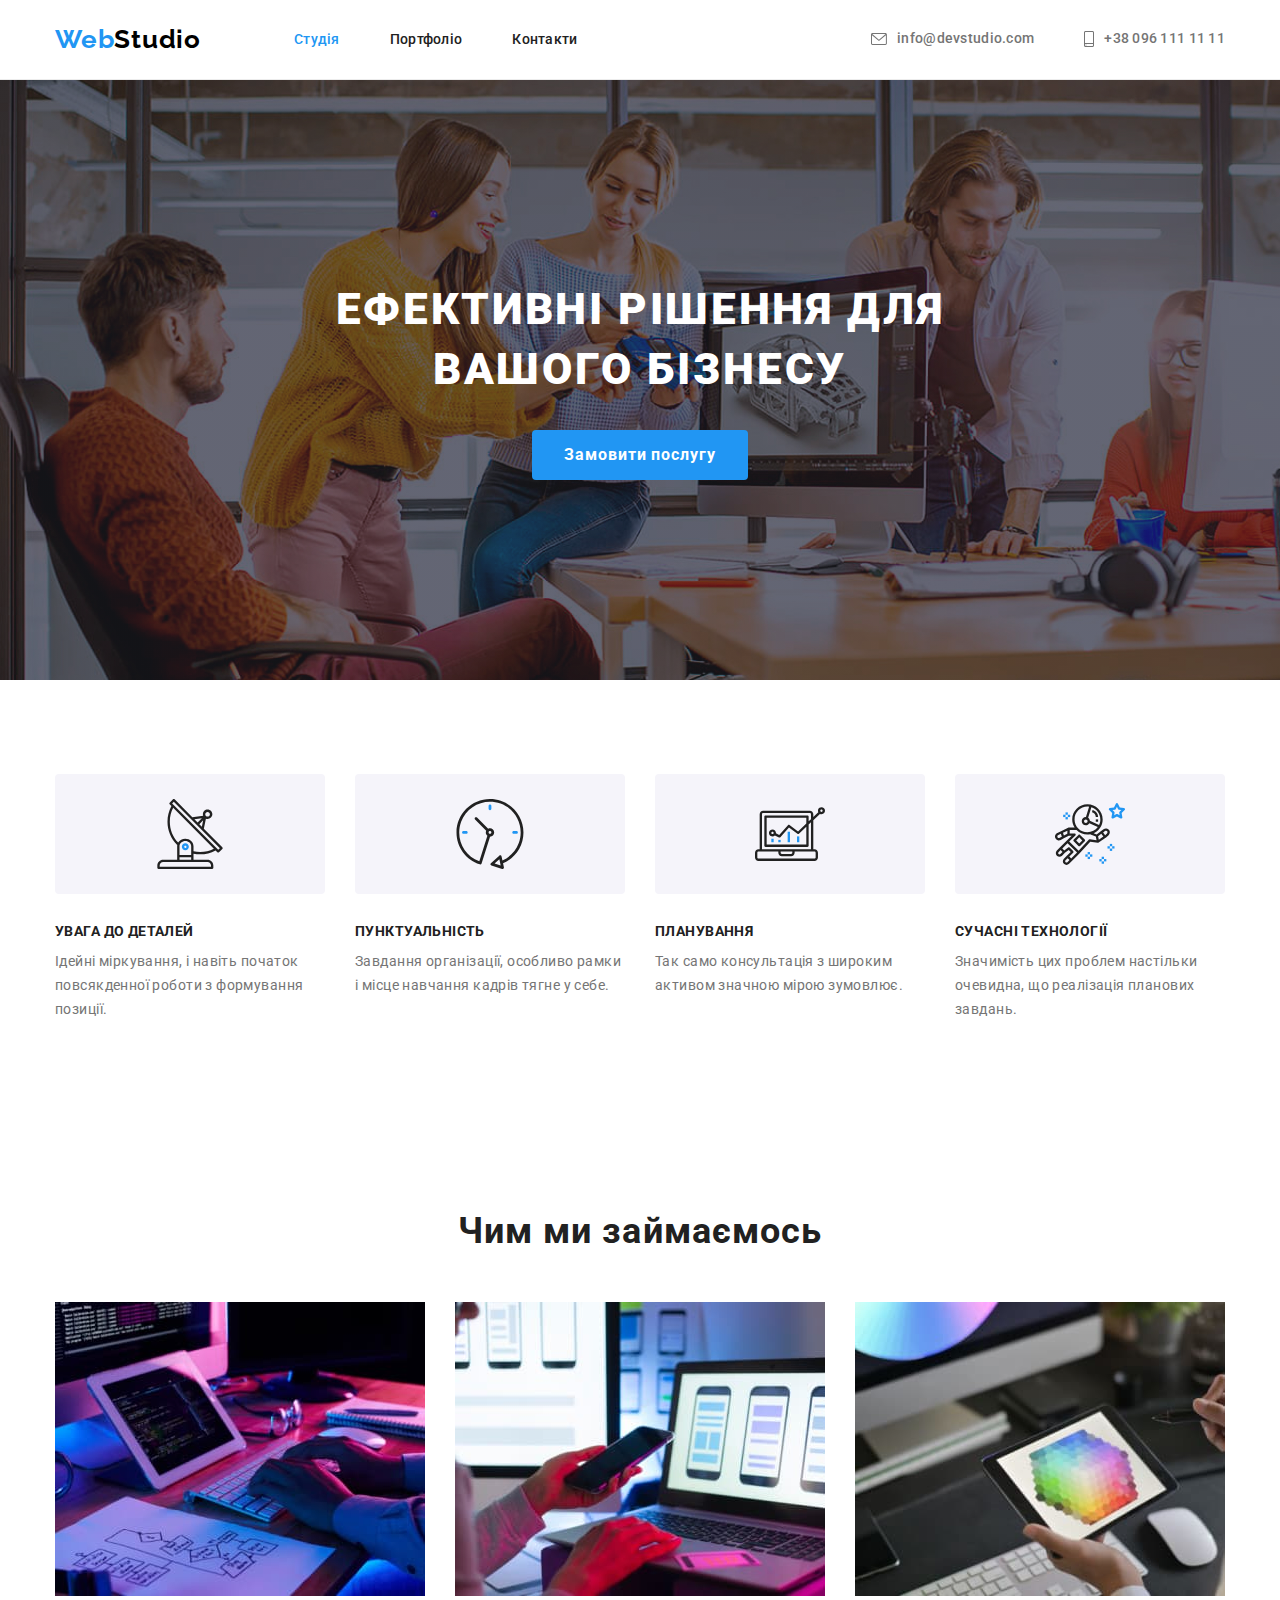
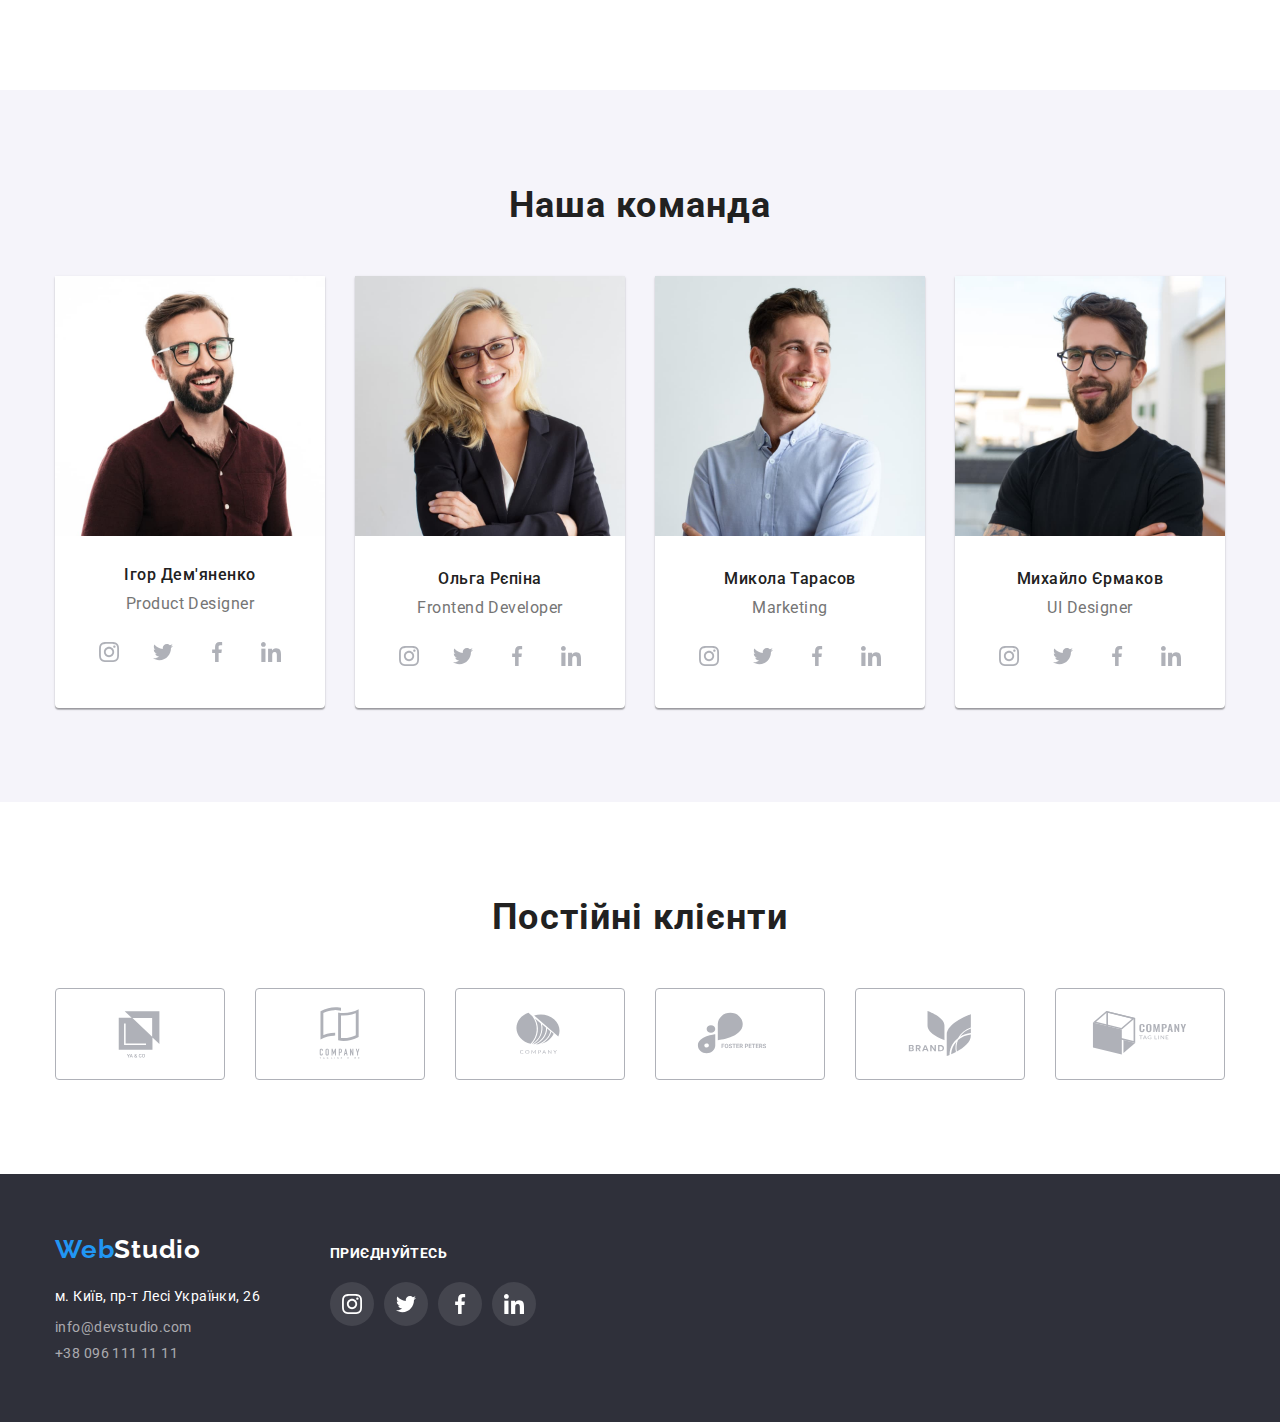
<file: index.html>
<!DOCTYPE html>
<html lang="uk">
  <head>
    <meta charset="UTF-8" />
    <meta name="viewport" content="width=device-width, initial-scale=1.0" />
    <title>Webstudio</title>
    <link rel="preconnect" href="https://fonts.googleapis.com" />
    <link rel="preconnect" href="https://fonts.gstatic.com" crossorigin />
    <link
      href="https://fonts.googleapis.com/css2?family=Raleway:wght@700&family=Roboto:wght@400;500;700;900&display=swap"
      rel="stylesheet"
    />
    <link
      rel="stylesheet"
      href="https://cdn.jsdelivr.net/npm/modern-normalize@1.1.0/modern-normalize.css"
    />
    <link rel="stylesheet" href="./styles/main.css" />
  </head>

  <body>
    <!--========= це заголовок ========-->

    <header class="page-header">
      <div class="container">
        <a href="/index.html" class="link-logo link"><span>Web</span>Studio</a>
        <nav class="navigation">
          <ul class="navigation-list list">
            <li class="navigalion-elements">
              <a href="./index.html" class="navigation-link link current"
                >Студія</a
              >
            </li>
            <li class="navigalion-elements">
              <a href="./portfolio.html" class="navigation-link link"
                >Портфоліо</a
              >
            </li>
            <li class="navigalion-elements">
              <a href="#contacts" class="navigation-link link">Контакти</a>
            </li>
          </ul>
        </nav>

        <!---====== контакти хедер =======-->

        <ul class="contact-us list">
          <li class="contact-elements">
            <a href="mailto:info@devstudio.com" class="mail-to link">
              <svg class="svg-mail" width="16" height="12">
                <use href="./images/icons.svg#icon-mail"></use></svg
              >info@devstudio.com
            </a>
          </li>
          <li class="contact-elements">
            <a href="tell+380961111111" class="tel-to link"
              ><svg class="icon-smartphone" width="10" height="16">
                <use href="./images/icons.svg#icon-smartphone"></use></svg
              >+38 096 111 11 11</a
            >
          </li>
        </ul>
      </div>
    </header>

    <!-- перша секція із н1 і кнопкою  -->

    <main>
      <section class="title">
        <div class="container">
          <h1 class="title-main">Ефективні рішення для вашого бізнесу</h1>
          <button class="button-main">Замовити послугу</button>
        </div>
      </section>

      <!-- секція особливості -->

      <section class="section specialty">
        <div class="container">
          <h2 class="section-title">Наші Особливості</h2>
          <ul class="speciality-flex list">
            <li class="specialty-list">
              <a href="" class="svg-speciality">
                <svg class="speciality-svg-item" width="70" height="70">
                  <use href="./images/icons.svg#icon-antenna"></use>
                </svg>
              </a>
              <h3 class="specialty-secondary">Увага до деталей</h3>
              <p class="specialty-tyext">
                Ідейні міркування, і навіть початок повсякденної роботи з
                формування позиції.
              </p>
            </li>
            <li class="specialty-list">
              <a href="" class="svg-speciality">
                <svg class="speciality-svg-item" width="70" height="70">
                  <use href="./images/icons.svg#icon-clock"></use>
                </svg>
              </a>
              <h3 class="specialty-secondary">Пунктуальність</h3>
              <p class="specialty-tyext">
                Завдання організації, особливо рамки і місце навчання кадрів
                тягне у себе.
              </p>
            </li>
            <li class="specialty-list">
              <a href="" class="svg-speciality">
                <svg class="speciality-svg-item" width="70" height="70">
                  <use href="./images/icons.svg#icon-diagram"></use>
                </svg>
              </a>
              <h3 class="specialty-secondary">Планування</h3>
              <p class="specialty-tyext">
                Так само консультація з широким активом значною мірою зумовлює.
              </p>
            </li>
            <li class="specialty-list">
              <a href="" class="svg-speciality">
                <svg class="speciality-svg-item" width="70" height="70">
                  <use href="./images/icons.svg#icon-astronaut"></use>
                </svg>
              </a>
              <h3 class="specialty-secondary">Сучасні технології</h3>
              <p class="specialty-tyext">
                Значимість цих проблем настільки очевидна, що реалізація
                планових завдань.
              </p>
            </li>
          </ul>
        </div>
      </section>

      <!-- портфоліо  -->

      <section class="section we-do">
        <div class="container">
          <h2 class="section-title">Чим ми займаємось</h2>
          <ul class="list we-do-list">
            <li class="we-do-item">
              <img
                class="img"
                src="./images/we_do_1.jpg"
                alt="кодування"
                width="370"
                height="294"
              />
            </li>
            <li class="we-do-item">
              <img
                class="img"
                src="./images/we_do_2.jpg"
                alt="створення додатків"
                width="370"
                height="294"
              />
            </li>
            <li class="we-do-item">
              <img
                class="img"
                src="./images/we_do_3.jpg"
                alt="дизайн"
                width="370"
                height="294"
              />
            </li>
          </ul>
        </div>
      </section>

      <!-- наша команда -->

      <section class="section about-team">
        <div class="container">
          <h2 class="section-title">Наша команда</h2>
          <ul class="team list">
            <li class="team-item">
              <img
                class="employee-photo"
                src="./images/img.jpg"
                alt="Ігор Дем'яненко"
                width="270"
                height="260"
              />
              <div class="about-employee">
                <h3 class="team-name">Ігор Дем'яненко</h3>
                <p lang="en" class="team-position">Product Designer</p>
                <ul class="social-icon">
                  <li class="icon list">
                    <a href="" class="social-link">
                      <svg class="instagram" width="20" height="20">
                        <use href="./images/icons.svg#icon-instagram"></use>
                      </svg>
                    </a>
                  </li>
                  <li class="icon list">
                    <a href="" class="social-link">
                      <svg class="instagram" width="20" height="20">
                        <use href="./images/icons.svg#icon-twitter"></use>
                      </svg>
                    </a>
                  </li>
                  <li class="icon list">
                    <a href="" class="social-link">
                      <svg class="instagram" width="20" height="20">
                        <use href="./images/icons.svg#icon-facebook"></use>
                      </svg>
                    </a>
                  </li>
                  <li class="icon list">
                    <a href="" class="social-link">
                      <svg class="instagram" width="20" height="20">
                        <use href="./images/icons.svg#icon-linkedin"></use>
                      </svg>
                    </a>
                  </li>
                </ul>
              </div>
            </li>
            <li class="team-item">
              <img
                class="employee"
                src="./images/img-2.jpg"
                alt="Ольга Рєпіна"
                width="270"
                height="260"
              />
              <div class="about-employee">
                <h3 class="team-name">Ольга Рєпіна</h3>
                <p lang="en" class="team-position">Frontend Developer</p>
                <ul class="social-icon">
                  <li class="icon list">
                    <a href="" class="social-link">
                      <svg class="instagram" width="20" height="20">
                        <use href="./images/icons.svg#icon-instagram"></use>
                      </svg>
                    </a>
                  </li>
                  <li class="icon list">
                    <a href="" class="social-link">
                      <svg class="instagram" width="20" height="20">
                        <use href="./images/icons.svg#icon-twitter"></use>
                      </svg>
                    </a>
                  </li>
                  <li class="icon list">
                    <a href="" class="social-link">
                      <svg class="instagram" width="20" height="20">
                        <use href="./images/icons.svg#icon-facebook"></use>
                      </svg>
                    </a>
                  </li>
                  <li class="icon list">
                    <a href="" class="social-link">
                      <svg class="instagram" width="20" height="20">
                        <use href="./images/icons.svg#icon-linkedin"></use>
                      </svg>
                    </a>
                  </li>
                </ul>
              </div>
            </li>
            <li class="team-item">
              <img
                class="employee"
                src="./images/img-3.jpg"
                alt="Микола Тарасов"
                width="270"
                height="260"
              />
              <div class="about-employee">
                <h3 class="team-name">Микола Тарасов</h3>
                <p lang="en" class="team-position">Marketing</p>
                <ul class="social-icon">
                  <li class="icon list">
                    <a href="" class="social-link">
                      <svg class="instagram" width="20" height="20">
                        <use href="./images/icons.svg#icon-instagram"></use>
                      </svg>
                    </a>
                  </li>
                  <li class="icon list">
                    <a href="" class="social-link">
                      <svg class="instagram" width="20" height="20">
                        <use href="./images/icons.svg#icon-twitter"></use>
                      </svg>
                    </a>
                  </li>
                  <li class="icon list">
                    <a href="" class="social-link">
                      <svg class="instagram" width="20" height="20">
                        <use href="./images/icons.svg#icon-facebook"></use>
                      </svg>
                    </a>
                  </li>
                  <li class="icon list">
                    <a href="" class="social-link">
                      <svg class="instagram" width="20" height="20">
                        <use href="./images/icons.svg#icon-linkedin"></use>
                      </svg>
                    </a>
                  </li>
                </ul>
              </div>
            </li>
            <li class="team-item">
              <img
                class="employee"
                src="./images/img-4.jpg"
                alt="Михайло Єрмаков"
                width="270"
                height="260"
              />
              <div class="about-employee">
                <h3 class="team-name">Михайло Єрмаков</h3>
                <p lang="en" class="team-position">UI Designer</p>
                <ul class="social-icon">
                  <li class="icon list">
                    <a href="" class="social-link">
                      <svg class="instagram" width="20" height="20">
                        <use href="./images/icons.svg#icon-instagram"></use>
                      </svg>
                    </a>
                  </li>
                  <li class="icon list">
                    <a href="" class="social-link">
                      <svg class="instagram" width="20" height="20">
                        <use href="./images/icons.svg#icon-twitter"></use>
                      </svg>
                    </a>
                  </li>
                  <li class="icon list">
                    <a href="" class="social-link">
                      <svg class="instagram" width="20" height="20">
                        <use href="./images/icons.svg#icon-facebook"></use>
                      </svg>
                    </a>
                  </li>
                  <li class="icon list">
                    <a href="" class="social-link">
                      <svg class="instagram" width="20" height="20">
                        <use href="./images/icons.svg#icon-linkedin"></use>
                      </svg>
                    </a>
                  </li>
                </ul>
              </div>
            </li>
          </ul>
        </div>
      </section>

      <!-- ====== наші клієнти ===== -->

      <section class="section client">
        <div class="container">
          <h2 class="section-title">Постійні клієнти</h2>
          <ul class="clients list">
            <li class="clients-list">
              <a href="" class="clients-link">
                <svg class="clients-svg" width="106" height="60">
                  <use href="./images/icons.svg#icon-first"></use>
                </svg>
              </a>
            </li>
            <li class="clients-list">
              <a href="" class="clients-link">
                <svg class="clients-svg" width="106" height="60">
                  <use href="./images/icons.svg#icon-second"></use>
                </svg>
              </a>
            </li>
            <li class="clients-list">
              <a href="" class="clients-link">
                <svg class="clients-svg" width="106" height="60">
                  <use href="./images/icons.svg#icon-third"></use>
                </svg>
              </a>
            </li>
            <li class="clients-list">
              <a href="" class="clients-link">
                <svg class="clients-svg" width="106" height="60">
                  <use href="./images/icons.svg#icon-fourth"></use>
                </svg>
              </a>
            </li>
            <li class="clients-list">
              <a href="" class="clients-link">
                <svg class="clients-svg" width="106" height="60">
                  <use href="./images/icons.svg#icon-fifth"></use>
                </svg>
              </a>
            </li>
            <li class="clients-list">
              <a href="" class="clients-link">
                <svg class="clients-svg" width="106" height="60">
                  <use href="./images/icons.svg#icon-sixth"></use>
                </svg>
              </a>
            </li>
          </ul>
        </div>
      </section>

      <!-- футер -->
      <footer class="footer">
        <div class="container">
          <div class="footer-grneral">
            <div class="footer-address-contact">
              <a href="/index.html" class="logo-footer link"
                ><span>Web</span>Studio</a
              >
              <address id="contacts">
                <ul class="list">
                  <li>
                    <a
                      href="https://goo.gl/maps/HAS33CNMjg7aCFYM8"
                      class="our-address link"
                      >м. Київ, пр-т Лесі Українки, 26</a
                    >
                  </li>
                  <li>
                    <a href="mailto:info@devstudio.com" class="our-mail link"
                      >info@devstudio.com</a
                    >
                  </li>
                  <li>
                    <a href="tell+380961111111" class="our-tel link"
                      >+38 096 111 11 11</a
                    >
                  </li>
                </ul>
              </address>
            </div>
            <div class="footer-svg">
              <strong class="join-in">приєднуйтесь</strong>
              <ul class="social-icon">
                <li class="icon list">
                  <a href="" class="social-link">
                    <svg class="instagram" width="20" height="20">
                      <use href="./images/icons.svg#icon-instagram"></use>
                    </svg>
                  </a>
                </li>
                <li class="icon list">
                  <a href="" class="social-link">
                    <svg class="instagram" width="20" height="20">
                      <use href="./images/icons.svg#icon-twitter"></use>
                    </svg>
                  </a>
                </li>
                <li class="icon list">
                  <a href="" class="social-link">
                    <svg class="instagram" width="20" height="20">
                      <use href="./images/icons.svg#icon-facebook"></use>
                    </svg>
                  </a>
                </li>
                <li class="icon list">
                  <a href="" class="social-link">
                    <svg class="instagram" width="20" height="20">
                      <use href="./images/icons.svg#icon-linkedin"></use>
                    </svg>
                  </a>
                </li>
              </ul>
            </div>
          </div>
        </div>
      </footer>
    </main>
  </body>
</html>
</file>
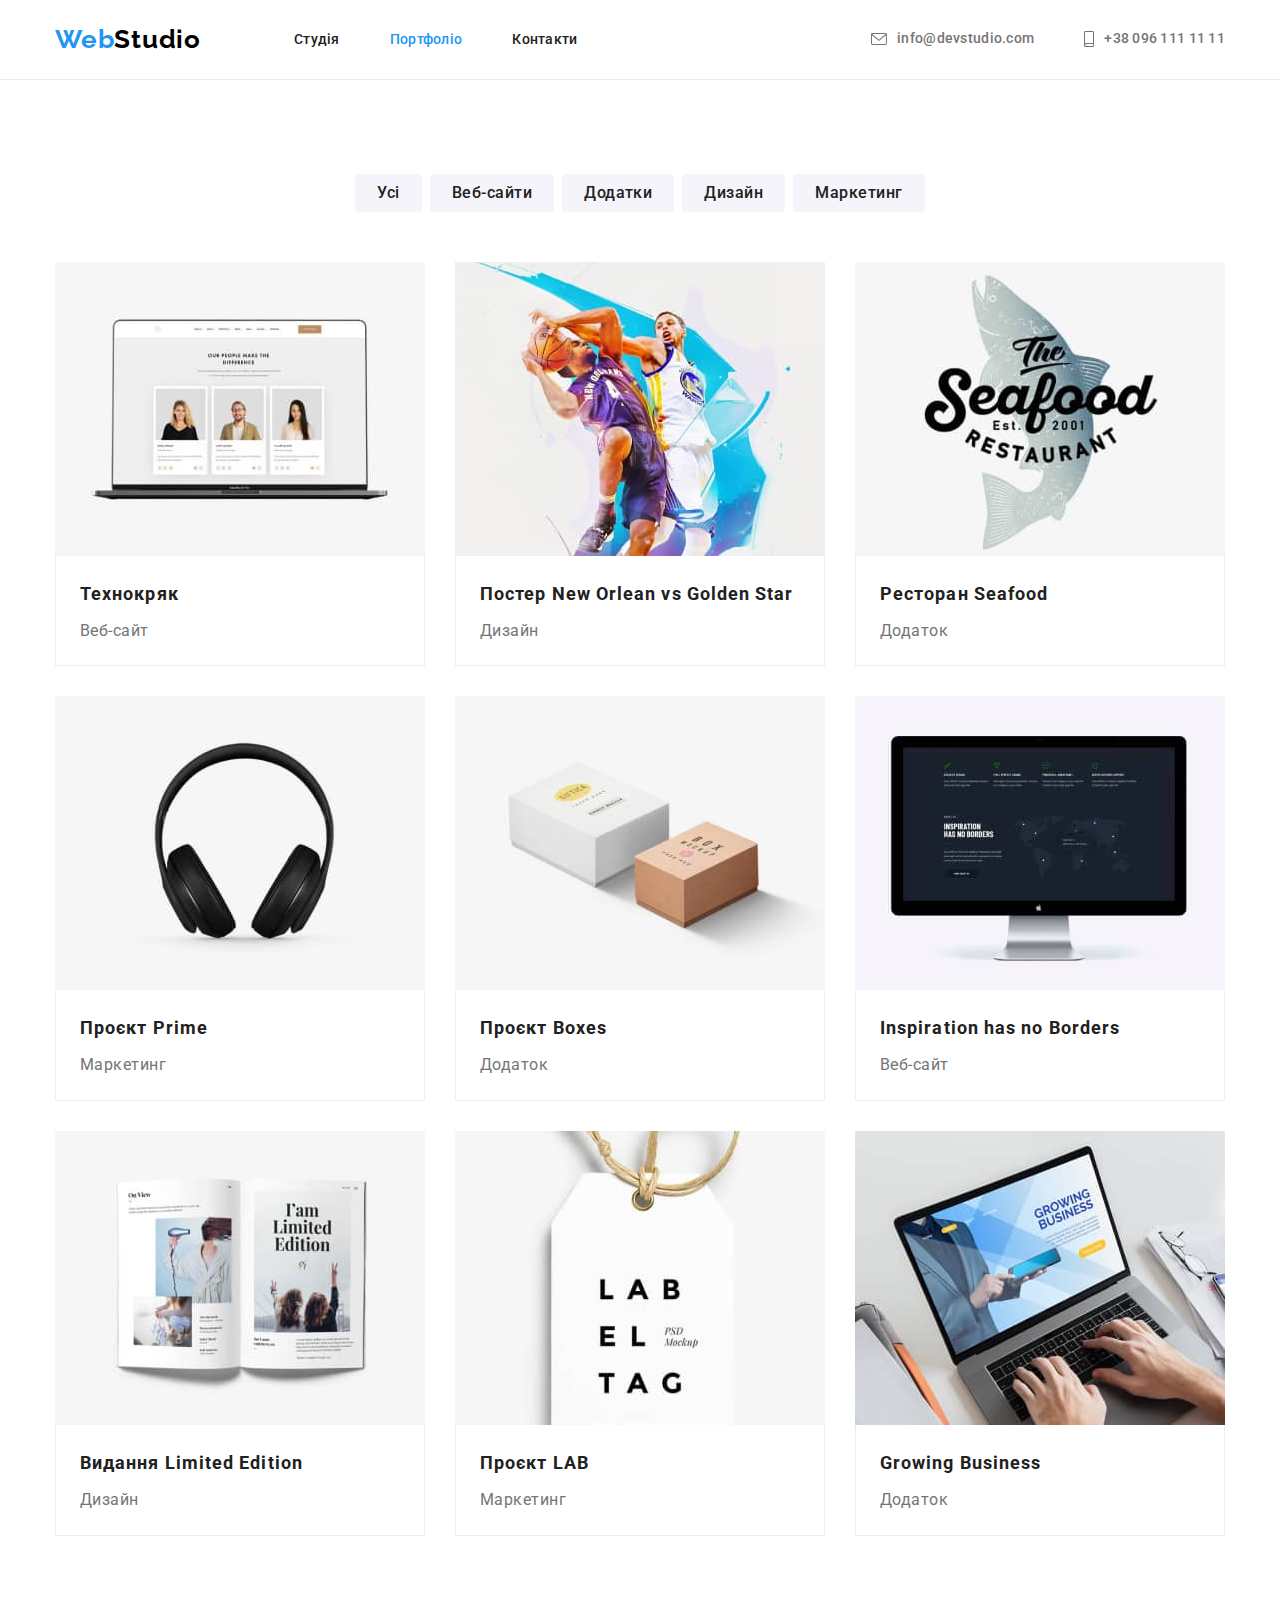
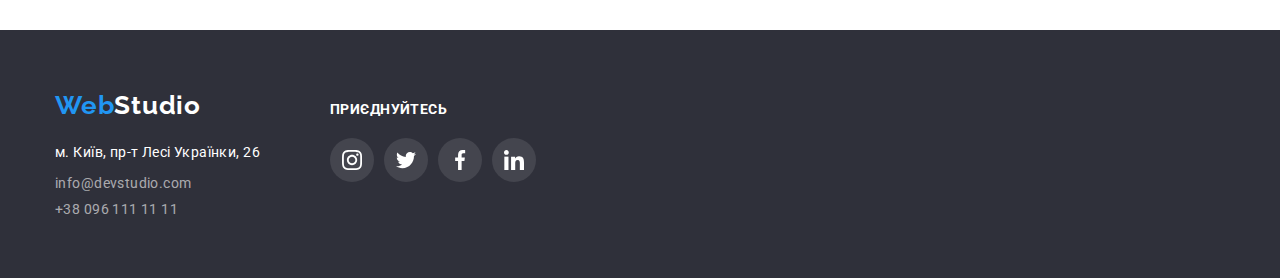
<file: portfolio.html>
<!DOCTYPE html>
<html lang="uk">
  <head>
    <meta charset="UTF-8" />
    <meta http-equiv="X-UA-Compatible" content="IE=edge" />
    <meta name="viewport" content="width=device-width, initial-scale=1.0" />
    <title>Portfolio</title>
    <link rel="preconnect" href="https://fonts.googleapis.com" />
    <link rel="preconnect" href="https://fonts.gstatic.com" crossorigin />
    <link
      <link
      href="https://fonts.googleapis.com/css2?family=Raleway:wght@700&family=Roboto:wght@400;500;700;900&display=swap"
      rel="stylesheet"
    />
    <link
      rel="stylesheet"
      href="https://cdn.jsdelivr.net/npm/modern-normalize@1.1.0/modern-normalize.css"
    />
    <link rel="stylesheet" href="./styles/main.css" />
  </head>
  <body>
    <!-- це заголовок -->

    <header class="page-header">
      <div class="container">
        <a href="/index.html" class="link-logo link"><span>Web</span>Studio</a>
        <nav class="navigation">
          <ul class="navigation-list list">
            <li class="navigalion-elements">
              <a href="./index.html" class="navigation-link link"
                >Студія</a
              >
            </li>
            <li class="navigalion-elements">
              <a href="./portfolio.html" class="navigation-link link current"
                >Портфоліо</a
              >
            </li>
            <li class="navigalion-elements">
              <a href="#contacts" class="navigation-link link">Контакти</a>
            </li>
          </ul>
        </nav>
        <ul class="contact-us list">
          <li class="contact-elements">
            <a href="mailto:info@devstudio.com" class="mail-to link">
              <svg class="svg-mail" width="16" height="12">
                <use href="./images/icons.svg#icon-mail"></use>
              </svg>info@devstudio.com
            </a>
          </li>
          <li class="contact-elements">
            <a href="tell+380961111111" class="tel-to link"><svg class="icon-smartphone" width="10" height="16">
                <use href="./images/icons.svg#icon-smartphone"></use>
              </svg>+38 096 111 11 11</a>
          </li>
        </ul>
      </div>
    </header>


    <!--заголовок -->

    <!--фільтр портфоліо-->
    <main>
      <section class="section portfolio">
        <div class="container">
          <h1 class="portfolio-title">Портфоліо</h1>
          <ul class="filter list">
            <li class="filter-item">
              <button type="button" class="button-filter">Усі</button>
            </li>
            <li class="filter-item">
              <button type="button" class="button-filter">Веб-сайти</button>
            </li>
            <li class="filter-item">
              <button type="button" class="button-filter">Додатки</button>
            </li>
            <li class="filter-item"><button type="button" class="button-filter">Дизайн</button></li>
            <li class="filter-item">
              <button type="button" class="button-filter">Маркетинг</button>
            </li>
          </ul>

          <!-- список карток  -->

          <ul class="portfolio-flex list">
            <li class="portfolio-item">
              <a href="#" class="portfolio link">
                <img class="portfolio-img"
                  src="./images.portfolio/img.jpg"
                  alt="Технокряк"
                  width="370"
                  height="294"
                />
                <div class="card-text">
                  <h2 class="portfolio-elements">Технокряк</h2>
                <p class="portfolio-text">Веб-сайт</p>
                </div>
              </a>
            </li>
            <li class="portfolio-item">
              <a href="#" class="portfolio link">
                <img class="portfolio-img"
                  src="./images.portfolio/img-1.jpg"
                  alt="Постер New Orlean vs Golden Star"
                  width="370"
                  height="294"
                />
                <div class="card-text">
                  <h2 class="portfolio-elements">
                    Постер New Orlean vs Golden Star
                  </h2>
                  <p class="portfolio-text">Дизайн</p>
                </div>
              </a>
            </li>
            <li class="portfolio-item">
              <a href="#" class="portfolio link">
                <img class="portfolio-img"
                  src="./images.portfolio/img-2.jpg"
                  alt="Ресторан Seafood"
                  width="370"
                  height="294"
                />
                <div class="card-text">
                  <h2 class="portfolio-elements">Ресторан Seafood</h2>
                <p class="portfolio-text">Додаток</p>
                </div>
              </a>
            </li>
            <li class="portfolio-item">
              <a href="#" class="portfolio link">
                <img class="portfolio-img"
                  src="./images.portfolio/img-3.jpg"
                  alt="Проєкт Prime"
                  width="370"
                  height="294"
                />
                <div class="card-text">
                  <h2 class="portfolio-elements">Проєкт Prime</h2>
                <p class="portfolio-text">Маркетинг</p>
                </div>
              </a>
            </li>
            <li class="portfolio-item">
              <a href="#" class="portfolio link">
                <img class="portfolio-img"
                  src="./images.portfolio/img-4.jpg"
                  alt="Проєкт Boxes"
                  width="370"
                  height="294"
                />
                <div class="card-text">
                  <h2 class="portfolio-elements">Проєкт Boxes</h2>
                <p class="portfolio-text">Додаток</p>
                </div>
              </a>
            </li>
            <li class="portfolio-item">
              <a href="#" class="portfolio link">
                <img class="portfolio-img"
                  src="./images.portfolio/img-5.jpg"
                  alt="Inspiration has no Borders"
                  width="370"
                  height="294"
                />
                <div class="card-text">
                  <h2 class="portfolio-elements">Inspiration has no Borders</h2>
                <p class="portfolio-text">Веб-сайт</p>
                </div>
              </a>
            </li>
            <li class="portfolio-item">
              <a href="#" class="portfolio link">
                <img class="portfolio-img"
                  src="./images.portfolio/img-6.jpg"
                  alt="Видання Limited Edition"
                  width="370"
                  height="294"
                />
                <div class="card-text">
                  <h2 class="portfolio-elements">Видання Limited Edition</h2>
                <p class="portfolio-text">Дизайн</p>
                </div>
              </a>
            </li>
            <li class="portfolio-item">
              <a href="#" class="portfolio link">
                <img class="portfolio-img"
                  src="./images.portfolio/img-7.jpg"
                  alt="Проєкт LAB"
                  width="370"
                  height="294"
                />
                <div class="card-text">
                  <h2 class="portfolio-elements">Проєкт LAB</h2>
                <p class="portfolio-text">Маркетинг</p>
                </div>
              </a>
            </li>
            <li class="portfolio-item"> 
              <a href="#" class="portfolio link">
                <img class="portfolio-img"
                  src="./images.portfolio/img-8.jpg"
                  alt="Growing Business"
                  width="370"
                  height="294"
                />
                <div class="card-text">
                  <h2 class="portfolio-elements">Growing Business</h2>
                <p class="portfolio-text">Додаток</p>
                </div>
              </a>
            </li>
          </ul>
        </div>
      </section>
    </main>

    <!-- футер в портфоліо -->

    <footer class="footer">
      <div class="container">
        <div class="footer-grneral">
          <div class="footer-address-contact">
            <a href="/index.html" class="logo-footer link"
              ><span>Web</span>Studio</a
            >
            <address id="contacts">
              <ul class="list">
                <li>
                  <a
                    href="https://goo.gl/maps/HAS33CNMjg7aCFYM8"
                    class="our-address link"
                    >м. Київ, пр-т Лесі Українки, 26</a
                  >
                </li>
                <li>
                  <a href="mailto:info@devstudio.com" class="our-mail link"
                    >info@devstudio.com</a
                  >
                </li>
                <li>
                  <a href="tell+380961111111" class="our-tel link"
                    >+38 096 111 11 11</a
                  >
                </li>
              </ul>
            </address>
          </div>
          <div class="footer-svg">
            <strong class="join-in">приєднуйтесь</strong>
            <ul class="social-icon">
              <li class="icon list">
                <a href="" class="social-link">
                  <svg class="instagram" width="20" height="20">
                    <use href="./images/icons.svg#icon-instagram"></use>
                  </svg>
                </a>
              </li>
              <li class="icon list">
                <a href="" class="social-link">
                  <svg class="instagram" width="20" height="20">
                    <use href="./images/icons.svg#icon-twitter"></use>
                  </svg>
                </a>
              </li>
              <li class="icon list">
                <a href="" class="social-link">
                  <svg class="instagram" width="20" height="20">
                    <use href="./images/icons.svg#icon-facebook"></use>
                  </svg>
                </a>
              </li>
              <li class="icon list">
                <a href="" class="social-link">
                  <svg class="instagram" width="20" height="20">
                    <use href="./images/icons.svg#icon-linkedin"></use>
                  </svg>
                </a>
              </li>
            </ul>
          </div>
        </div>
      </div>
    </footer>
  </main>
</body>
</html>
</file>
<file: styles/main.css>
.link {
    text-decoration: none;
}

.list {
    list-style: none;
}

.img {
    display: block;
}

.button {
    font-family: inherit;
    cursor: pointer;
}



:root {
    --primary-font: 'Roboto', sans-serif;
    --secondary-font: 'Raleway', sans-serif;
    --primary-color: #212121;
    --secondary-color: #757575;
    --text-color-white: #FFFFFF;
    --accent-color: #2196F3;
}

body {
    font-family: 'Roboto', sans-serif;
    color: var(--primary-color);
}

h1,
h2,
h3,
h4,
p {
    margin-top: 0;
    margin-bottom: 0;
}

ul,
ol {
    margin-top: 0;
    margin-bottom: 0;
    padding-left: 0;
}

.container {
    width: 1200px;
    margin-left: auto;
    margin-right: auto;
    padding-left: 15px;
    padding-right: 15px;
}

.section {
    padding-top: 94px;
    padding-bottom: 94px;
}


/*********** стилізація хедера *********/


.page-header {
    background-color: var(--text-color-white);
    padding: 24px 0px;
    border-bottom: 1px solid #ECECEC;

}

.page-header .container {
    display: flex;
    align-items: center;
}

.link-logo {
    font-family: 'Raleway';
    color: #000000;
    font-weight: 700;
    font-size: 26px;
    line-height: 1.19;
    letter-spacing: 0.03em;
    margin-right: 93px;
}

.link-logo>span {
    color: var(--accent-color);
}

.link-logo:focus {
    color: var(--accent-color);
}

.navigation-list {
    display: flex;
    align-items: flex-end;
}

.navigalion-elements:not(:last-child),
.contact-elements:not(:last-child) {
    margin-right: 50px;
}

.navigation-link {
    color: var(--primary-color);
    font-weight: 500;
    font-size: 14px;
    line-height: 1.14;
    letter-spacing: 0.02em;
}

.navigation-link:hover,
.navigation-link:focus {
    color: var(--accent-color);
}

.navigation-link.current {
    color: var(--accent-color);
}

/* стилізація контактів хедер*/


.contact-us {
    display: flex;
    font-weight: 500;
    font-size: 14px;
    line-height: 1.14;
    letter-spacing: 0.02em;
    margin-left: auto;
    color: var(--secondary-color);
    align-items: center;
}

.svg-mail,
.icon-smartphone {
    margin-right: 10px;
    fill: currentColor;
}

.mail-to,
.tel-to {
    display: flex;
    align-items: center;
    color: inherit;
}

.mail-to:hover,
.mail-to:focus,
.tel-to:hover,
.tel-to:focus {
    color: var(--accent-color);
}

.mail-to:hover .svg-mail {
    fill: currentColor;
}

.tel-to:hover .icon-smartphone {
    fill: currentColor;
}



/*========= заголовок та кнопка ==========*/

.title {
    max-width: 1600px;
    height: 600px;
    background-color: #2F303A;
    padding-top: 200px;
    padding-bottom: 200px;
    background-image: linear-gradient(rgba(47, 48, 58, 0.4), rgba(47, 48, 58, 0.4)), url(../images/Img-hero-background.jpg);
}

.title-main {
    width: 696px;
    height: 120px;
    font-weight: 900;
    font-size: 44px;
    line-height: 1.36;
    text-align: center;
    letter-spacing: 0.06em;
    text-transform: uppercase;
    color: var(--text-color-white);
    margin-left: auto;
    margin-right: auto;
    margin-bottom: 30px;
}

.button-main {
    display: block;
    background-color: var(--accent-color);
    font-weight: 700;
    font-size: 16px;
    line-height: 1.88;
    letter-spacing: 0.06em;
    color: var(--text-color-white);
    border-radius: 4px;
    border: none;
    padding: 10px 32px;
    margin-left: auto;
    margin-right: auto;
}

.button-main:hover,
.button-main:focus {
    background-color: #188CE8;
}

/* стилізація мейн наші особливості */

.specialty .section-title {
    position: absolute;
    width: 1px;
    height: 1px;
    margin: -1px;
    border: 0;
    padding: 0;
    white-space: nowrap;
    clip-path: inset(100%);
    clip: rect(0 0 0 0);
    overflow: hidden;
}

.speciality-flex {
    display: flex;
    gap: 30px;
    flex-wrap: nowrap;
}

.specialty-list {
    flex-basis: calc((100% - 90px) / 4);
}

.speciality-flex .svg-speciality {
    display: flex;
    width: 100%;
    height: 100%;
    align-items: center;
    justify-content: center;
    width: 270px;
    height: 120px;
    background: #F5F4FA;
    border-radius: 4px;
    margin-bottom: 30px;
}


.section-title {
    font-weight: 700;
    font-size: 36px;
    line-height: 1.17;
    text-align: center;
    letter-spacing: 0.03em;
    color: var(--primary-color);
}

.specialty-secondary {
    font-weight: 700;
    font-size: 14px;
    line-height: 1.14;
    letter-spacing: 0.03em;
    text-transform: uppercase;
    color: var(--primary-color);
    margin-bottom: 10px;
}

.specialty-tyext {
    font-weight: 400;
    font-size: 14px;
    line-height: 1.71;
    letter-spacing: 0.03em;
    color: var(--secondary-color);
}


/* стилізація портфоліо головна сторінка  */
.we-do .section-title {
    margin-bottom: 50px;
}

.we-do-list {
    display: flex;
    flex-wrap: wrap;
    gap: 30px;
}

.we-do-item {
    flex-basis: calc((100% - 60px) / 3);
}

/* стилізація наша команда */

.team {
    display: flex;
    flex-wrap: wrap;
    gap: 30px;
}

.team .team-item {
    background: var(--text-color-white);
    box-shadow: 0px 1px 3px rgba(0, 0, 0, 0.12), 0px 1px 1px rgba(0, 0, 0, 0.14), 0px 2px 1px rgba(0, 0, 0, 0.2);
    border-radius: 0px 0px 4px 4px;
}

.about-team {
    background: #F5F4FA;
}

.about-team .section-title {
    margin-bottom: 50px;
}

.employee-photo {
    display: block;
}

.team-name {
    font-weight: 500;
    font-size: 16px;
    line-height: 1.18;
    text-align: center;
    letter-spacing: 0.03em;
    color: var(--primary-color);
    text-align: center;
    margin-bottom: 10px;
}

.team-position {
    font-weight: 400;
    font-size: 16px;
    line-height: 1.18;
    text-align: center;
    letter-spacing: 0.03em;
    color: var(--secondary-color);
    text-align: center;
    margin-bottom: 16px;
}

.social-icon {
    display: flex;
    flex-wrap: wrap;
    justify-content: center;
}


.team .social-link {
    width: 100%;
    height: 100%;
    display: flex;
    justify-content: center;
    align-items: center;
    fill: rgba(175, 177, 184, 1);
}

.team .social-link:hover,
.team .social-link:focus {
    fill: var(--text-color-white);
}

.about-employee {
    display: block;
    padding: 30px;
    padding-right: auto;
    padding-left: auto;
}

.icon {
    width: 44px;
    height: 44px;
    border-radius: 50%;
    background-color: var(--text-color-white);
    margin-right: 10px;
}


.icon:last-child {
    margin-right: 0px;
}

.icon:hover,
.icon:focus {
    background-color: var(--accent-color);}

    /* стилізація наші клієнти */
    .client .section-title {
        margin-bottom: 50px;
    }

.clients {
    display: flex;
    flex-wrap: wrap;
    justify-content: center;
}
.clients-list {
    width: 170px;
    height: 92px;
    margin-right: 30px;
    border: 1px solid #AFB1B8;
border-radius: 4px;
margin-right: 30px;
}
.clients .clients-list:last-child {
    margin-right: 0px;
}

.clients .clients-link {
    width: 100%;
    height: 100%;
    display: flex;
    justify-content: center;
    align-items: center;
    fill: #AFB1B8;
}

.clients .clients-list:hover,
.clients .clients-list:focus{
    border: 1px solid #188CE8;
    border-radius: 4px;
}

.clients .clients-link:hover,
.clients .clients-link:focus {
    fill:var(--accent-color) ;
}


/* футер */


.contacts-footer{
    display: flex;
}

.footer {
    background: #2F303A;
    padding-top: 60px;
    padding-bottom: 60px;
}

.footer .social-link {
    width: 100%;
    height: 100%;
    display: flex;
    justify-content: center;
    align-items: center;
    fill: var(--text-color-white);
}
.footer .icon {
    width: 44px;
    height: 44px;
    border-radius: 50%;
    background-color: rgba(255, 255, 255, 0.1);;
    margin-right: 10px;
}

.footer .icon:hover,
.footer .icon:focus {
    background-color:var(--accent-color);
}

.footer .icon:last-child {
    margin-right: 0px;
}

.logo-footer {
    display: block;
    font-family: 'Raleway';
    font-weight: 700;
    font-size: 26px;
    line-height: 1.19;
    letter-spacing: 0.03em;
    color: var(--text-color-white);
    margin-bottom: 20px;
}

.logo-footer>span {
    color: var(--accent-color);
}

.our-address {
    display: inline-block;
    font-style: normal;
    font-weight: 400;
    font-size: 14px;
    line-height: 1.7;
    letter-spacing: 0.03em;
    color: var(--text-color-white);
    margin-bottom: 9px;
}

.our-address:hover,
.our-address:focus {
    color: var(--accent-color)
}

.our-mail:hover,
.our-mail:focus {
    color: var(--accent-color);
}

.our-tel:hover,
.our-tel:focus {
    color: var(--accent-color);
}

.our-mail {
    margin-bottom: 9px;
}

.our-mail,
.our-tel {
    display: inline-block;
    font-style: normal;
    font-weight: 400;
    font-size: 14px;
    line-height: 1.7x;
    letter-spacing: 0.03em;
    color: rgba(255, 255, 255, 0.6);
}


/* стилізація посилань у футері */

.join-in {
    display: inline-block;
font-style: normal;
font-weight: 700;
font-size: 14px;
line-height: 1.14;
letter-spacing: 0.03em;
    text-transform:uppercase;
    color:var(--text-color-white);
    margin-bottom: 20px;
    
}

.footer-grneral {
    align-items: baseline;
    display: flex;
    gap: 70px;
}







/* стилізація портфоліо */
/*  фільтр портфоліо */

.filter {
    display: flex;
    gap: 8px;
    text-wrap: wrap;
    justify-content: center;
    margin-bottom: 50px;
}

.button-filter:hover,
.button-filter:focus {
    background-color: var(--accent-color);
    color: var(--text-color-white);
    box-shadow: 0px 3px 1px rgba(0, 0, 0, 0.1), 0px 1px 2px rgba(0, 0, 0, 0.08), 0px 2px 2px rgba(0, 0, 0, 0.12);
}

.portfolio {
    font-family: inherit;
}

.portfolio-title {
    position: absolute;
    width: 1px;
    height: 1px;
    margin: -1px;
    border: 0;
    padding: 0;
    white-space: nowrap;
    clip-path: inset(100%);
    clip: rect(0 0 0 0);
    overflow: hidden;
}

.button-filter {
    font-family: inherit;
    font-style: normal;
    font-weight: 500;
    font-size: 16px;
    line-height: 1.6;
    text-align: center;
    align-items: flex-start;
    letter-spacing: 0.03em;
    color: var(--primary-color);
    background: #f5f4fa;
    border-radius: 4px;
    padding: 6px 22px;
    border: none;
    cursor: pointer;
}


/* стилізація карток портфоліо  */


.portfolio-flex {
    display: flex;
    gap: 30px;
    flex-wrap: wrap;
}


.portfolio-item {
    flex-basis: calc((100% - 60) / 3);
}

.portfolio {
    display: block;
}
.portfolio-flex .portfolio:hover,
.portfolio-flex .portfolio:focus 
{
    box-shadow: 0px 1px 1px rgb(0 0 0 / 12%), 0px 4px 4px rgb(0 0 0 / 6%), 1px 4px 6px rgb(0 0 0 / 16%)
}

.portfolio-img {
    display: block;
}

.card-text {
    border: 1px solid #EEEEEE;
    border-top: none;
    padding: 20px 24px;
}


.portfolio-link {
    display: inline-block;
}

.portfolio-elements {
    font-family: inherit;
    font-weight: 700;
    font-size: 18px;
    line-height: 2;
    letter-spacing: 0.06em;
    color: var(--primary-color);
    margin-bottom: 4px;
}

.portfolio-text {
    font-weight: 400;
    font-size: 16px;
    line-height: 1.86;
    letter-spacing: 0.03em;
    color: var(--secondary-color);
}

.filter .button-filter.current {
    background-color: var(--accent-color);
    color: var(--text-color-white);
}
</file>
